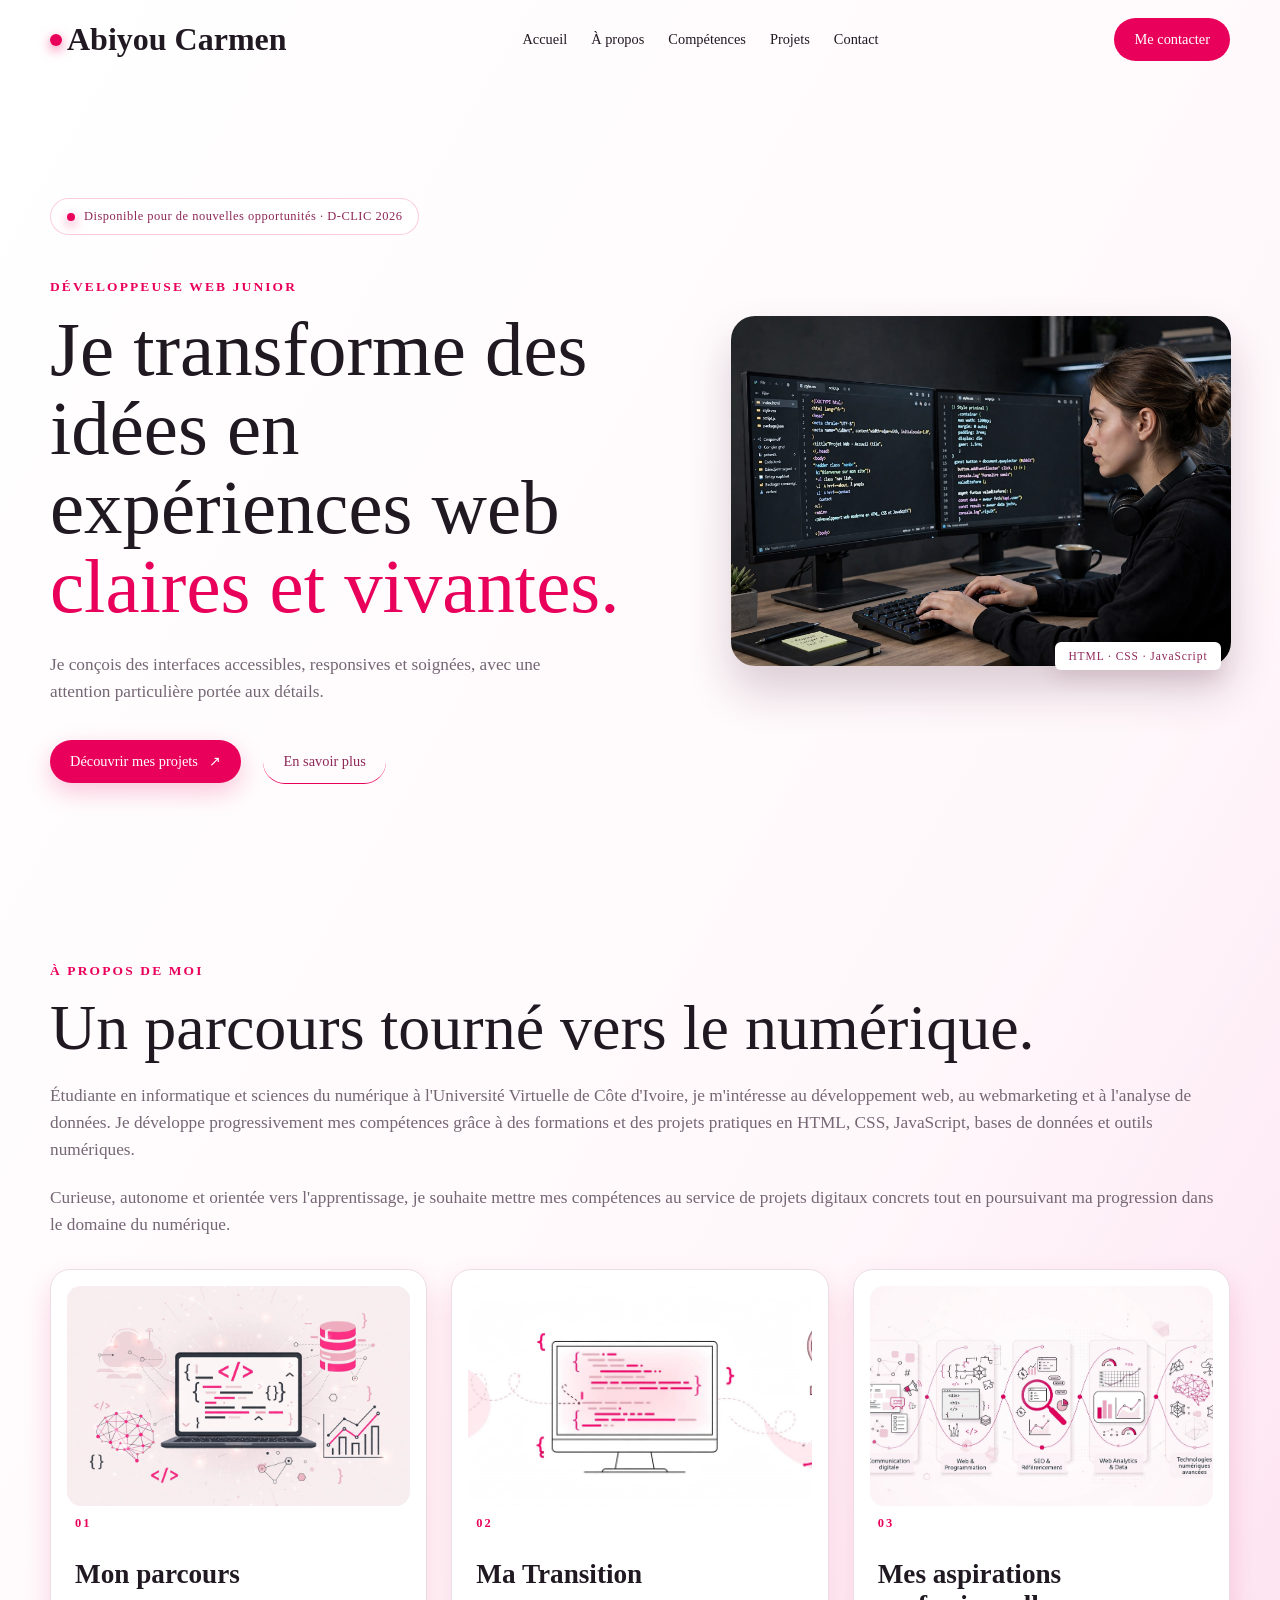
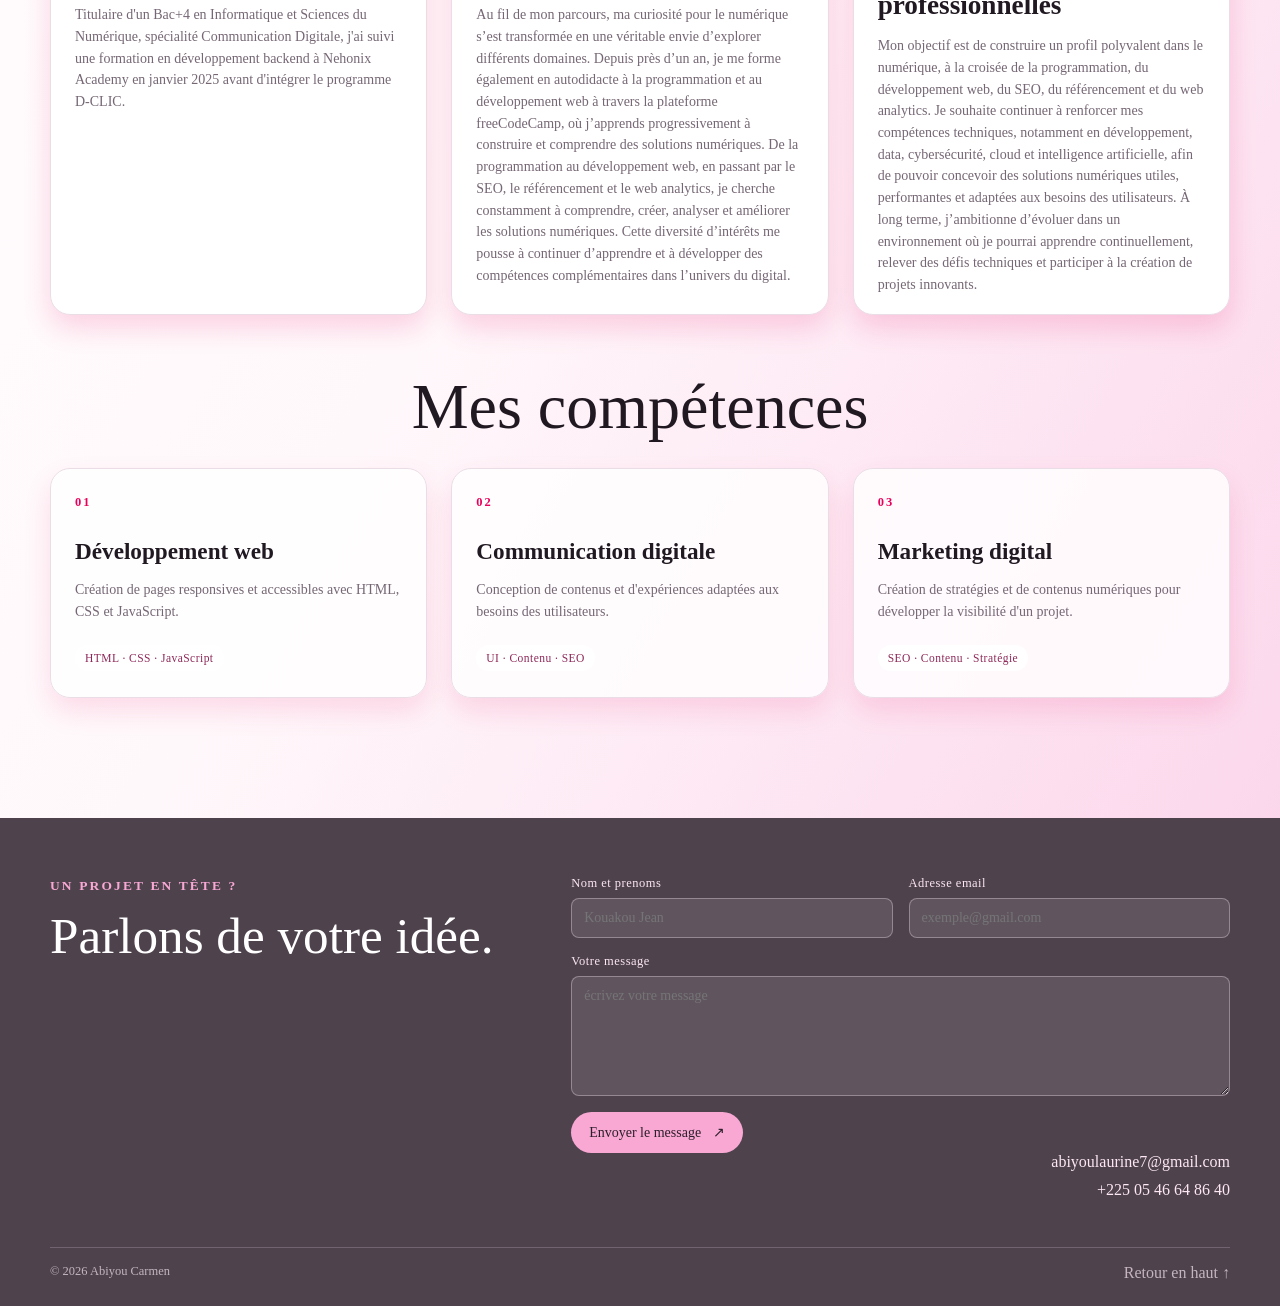
<file: index.html>
<!doctype html>
<html lang="fr"> 
<head>
  <meta charset="utf-8">
  <meta name="viewport" content="width=device-width, initial-scale=1">
  <meta name="description" content="Portfolio professionnel de Laurine Carmen Abiyou, développeuse web junior.">
  <title>Laurine Carmen Abiyou — Portfolio</title>
  <link rel="stylesheet" href="css/style.css">
</head>
<body>
<header class="en-tete">

  <a class="marque" href="#accueil"><span class="pastille1"></span><span class="nom">Abiyou Carmen</span></a>

  <nav aria-label="navigation principale">

    <a href="#accueil">Accueil</a>
    <a href="#apropos">À propos</a>
    <a href="#competences">Compétences</a>
    <a href="projects.html">Projets</a>
    <a href="#contact">Contact</a>
  
  </nav>
  <a class="contact" href="#contact">Me contacter</a>

</header>

<main>
  <section class="accueil" id="accueil">
    <div class="contenu-accueil">
      <div class="badge-disponibilite">
        <span class="pastille2"></span>
        Disponible pour de nouvelles opportunités · D-CLIC 2026
      </div>

      <p class="information">Développeuse web junior</p>
      <h1>Je transforme des idées en expériences web <em>claires et vivantes.</em></h1>
      <p class="texte-accueil">
        Je conçois des interfaces accessibles, responsives et soignées, avec une attention particulière portée aux détails.
      </p>

      <div class="actions-accueil">
        <a class="bouton1" href="projects.html">Découvrir mes projets <span aria-hidden="true">↗</span></a>
        <a class="bouton2" href="#apropos">En savoir plus</a>
      </div>
    </div>

    <div class="visuel-accueil" aria-label="Aperçu d'une développeuse web au travail">
      <img class="image-accueil" src="assets/images/hero-image.png" alt="Développeuse web travaillant sur son ordinateur">
      <div class="etiquette-visuelle">HTML · CSS · JavaScript</div>
    </div>

  </section>

  <section class="a-propos" id="apropos">

    <div class="contenu-a-propos">
      <p class="information">À propos de moi</p>
      <h2 class="titre-a-propos">Un parcours tourné vers le numérique.</h2>
      <p class="texte-a-propos">Étudiante en informatique et sciences du numérique à l'Université Virtuelle de Côte d'Ivoire, je m'intéresse au développement web, au webmarketing et à l'analyse de données. Je développe progressivement mes compétences grâce à des formations et des projets pratiques en HTML, CSS, JavaScript, bases de données et outils numériques.</p>
      <p class="texte-a-propos">Curieuse, autonome et orientée vers l'apprentissage, je souhaite mettre mes compétences au service de projets digitaux concrets tout en poursuivant ma progression dans le domaine du numérique.</p>
    </div>

    <div class="cartes-parcours">

      <article class="carte-parcours">
        <img src="assets/images/image.png" alt="Illustration du parcours dans le numérique" class="image-parcours">
        <div class="contenu-carte-parcours">
          <p class="numero">01</p>
          <h3 class="titre-parcours">Mon parcours</h3>
          <p>Titulaire d'un Bac+4 en Informatique et Sciences du Numérique, spécialité Communication Digitale, j'ai suivi une formation en développement backend à Nehonix Academy en janvier 2025 avant d'intégrer le programme D-CLIC.</p>
        </div>
      </article> 

             <article class="carte-parcours">
        <img src="assets/images/image_20260920_163323.jpg" alt="Illustration du parcours dans le numérique" class="image-parcours">
        <div class="contenu-carte-parcours">
          <p class="numero">02</p>
          <h3 class="titre-parcours">Ma Transition</h3>
          <p>Au fil de mon parcours, ma curiosité pour le numérique s’est transformée en une véritable envie d’explorer différents domaines. Depuis près d’un an, je me forme également en autodidacte à la programmation et au développement web à travers la plateforme freeCodeCamp, où j’apprends progressivement à construire et comprendre des solutions numériques. De la programmation au développement web, en passant par le SEO, le référencement et le web analytics, je cherche constamment à comprendre, créer, analyser et améliorer les solutions numériques. Cette diversité d’intérêts me pousse à continuer d’apprendre et à développer des compétences complémentaires dans l’univers du digital.
</p>
        </div>
      </article> 

       <article class="carte-parcours">
        <img src="assets/images/image_20260920_164904.jpg" alt="evolution dans le numérique" class="image-parcours">
        <div class="contenu-carte-parcours">
          <p class="numero">03</p>
          <h3 class="titre-parcours">Mes aspirations professionnelles</h3>
          <p>Mon objectif est de construire un profil polyvalent dans le numérique, à la croisée de la programmation, du développement web, du SEO, du référencement et du web analytics. Je souhaite continuer à renforcer mes compétences techniques, notamment en développement, data, cybersécurité, cloud et intelligence artificielle, afin de pouvoir concevoir des solutions numériques utiles, performantes et adaptées aux besoins des utilisateurs.

À long terme, j’ambitionne d’évoluer dans un environnement où je pourrai apprendre continuellement, relever des défis techniques et participer à la création de projets innovants.
</p>
        </div>
       </article> 

    <section class="section-competences" id="competences">

     <h2 class="titre-competence">Mes compétences</h2>
      <div class="boites-competences">
        <article class="box-competence1">
          <p class="numero">01</p>
          <h3>Développement web</h3>
          <p>Création de pages responsives et accessibles avec HTML, CSS et JavaScript.</p>
          <span class="etiquette-competence">HTML · CSS · JavaScript</span>
        </article>

        <article class="box-competence2">
          <p class="numero">02</p>
          <h3>Communication digitale</h3>
          <p>Conception de contenus et d'expériences adaptées aux besoins des utilisateurs.</p>
          <span class="etiquette-competence">UI · Contenu · SEO</span>
        </article>

        <article class="box-competence3">
          <p class="numero">03</p>
          <h3>Marketing digital</h3>
          <p>Création de stratégies et de contenus numériques pour développer la visibilité d'un projet.</p>
          <span class="etiquette-competence">SEO · Contenu · Stratégie</span>
        </article>
      </div>

  </section>

    </div>
  </section>

</main>
<footer class="pied-page" id="contact">
  <div class="contenu-pied-page">
    <div>
      <p class="information">Un projet en tête ?</p>
      <h2 class="titre-pied-page">Parlons de votre idée.</h2>
    </div>

   
    <form class="formulaire-contact" action="mailto:abiyoulaurine7@gmail.com" method="post" enctype="text/plain">
      <div class="champs-formulaire">
        <label for="nom">Nom et prenoms</label>
        <input id="nom" name="nom" type="text" autocomplete="name" required placeholder="Kouakou Jean">
      </div>

      <div class="champs-formulaire">
        <label for="email">Adresse email</label>
        <input id="email" name="email" type="email" autocomplete="email" required placeholder="exemple@gmail.com">
      </div>

      <div class="champs-formulaire champs-large">
        <label for="message">Votre message</label>
        <textarea id="message" name="message" rows="5" required placeholder="écrivez votre message"></textarea>
      </div>

      <button class="bouton-formulaire" type="submit">Envoyer le message <span aria-hidden="true">↗</span></button>
    </form>
  </div>

  <address class="coordonnees">
    <a href="mailto:abiyoulaurine7@gmail.com">abiyoulaurine7@gmail.com</a>
    <a href="tel:+2250546648640">+225 05 46 64 86 40</a>
  </address>

  <p class="etat-formulaire" role="status" aria-live="polite"></p>

  <div class="bas-pied-page">
    <span>© 2026 Abiyou Carmen</span>
    <a href="#accueil">Retour en haut ↑</a>
  </div>
</footer>
<script src="js/app.js" defer></script>
</body>
</file>
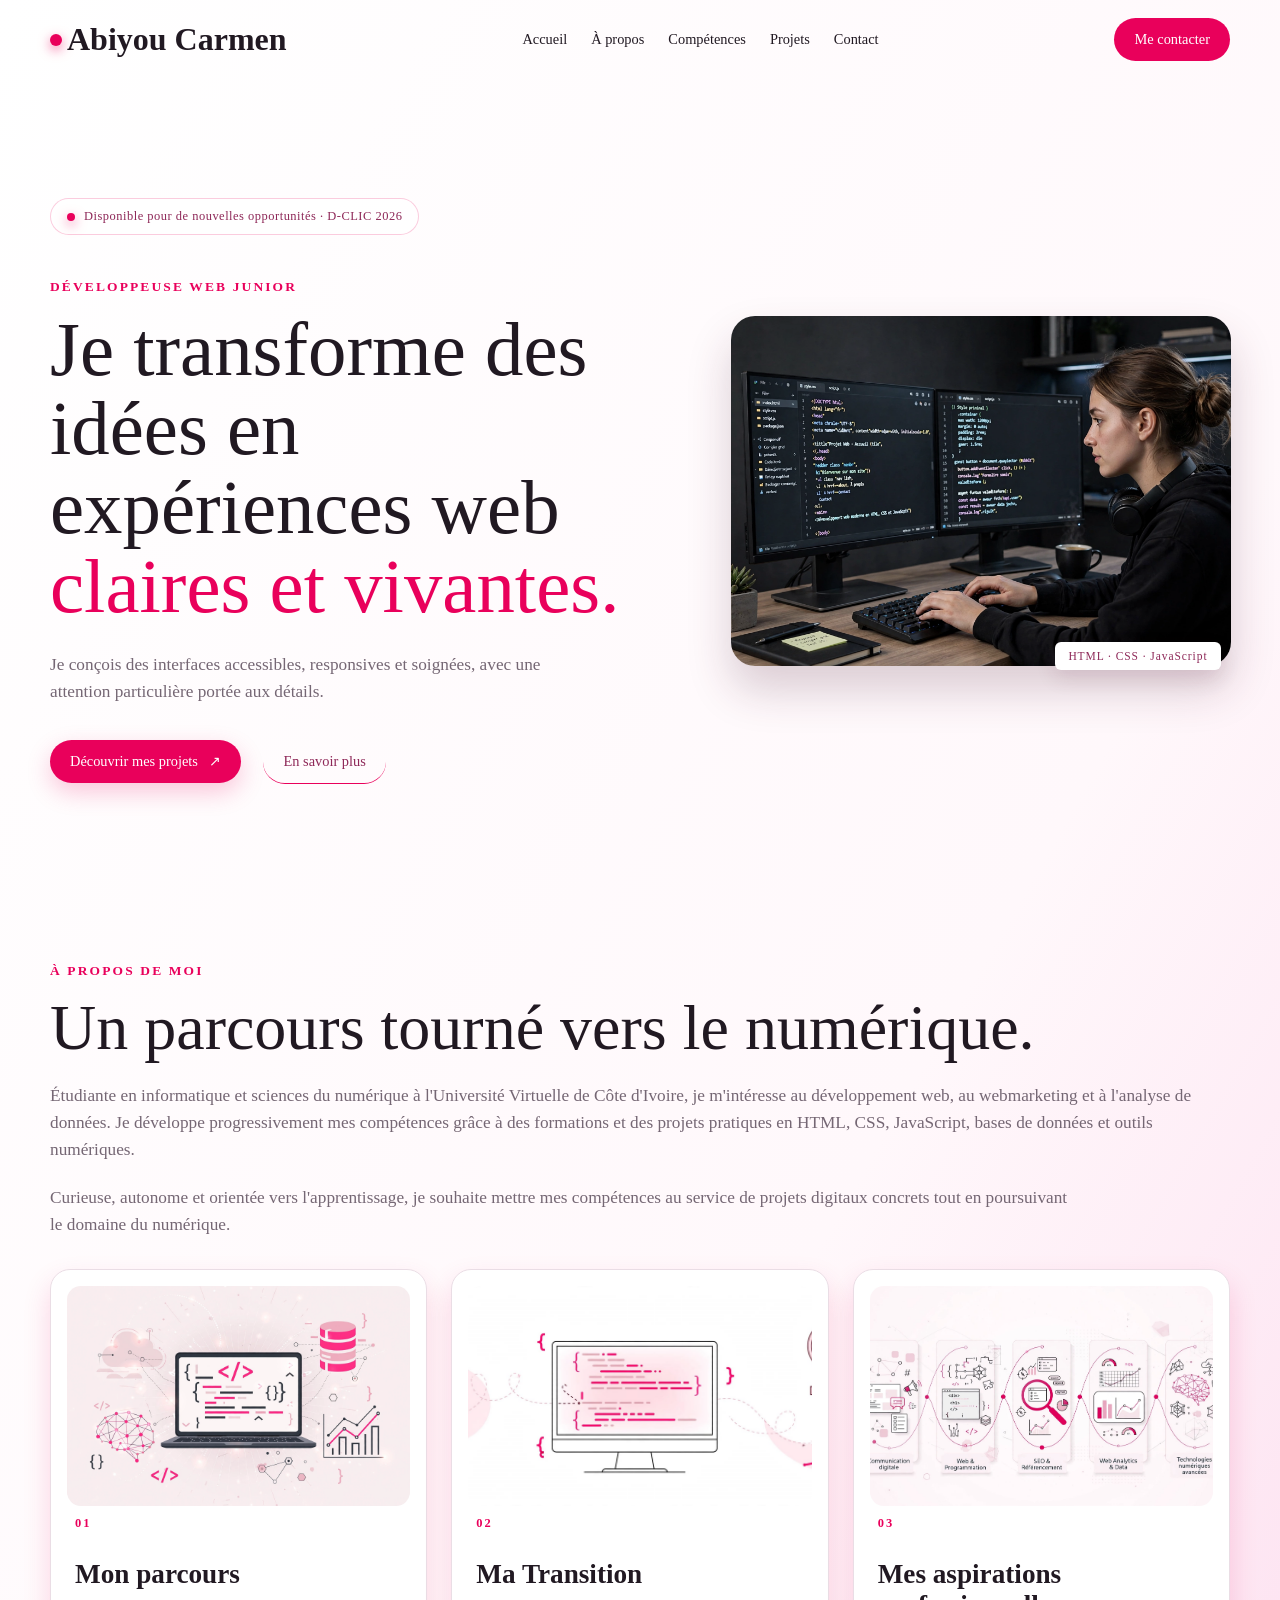
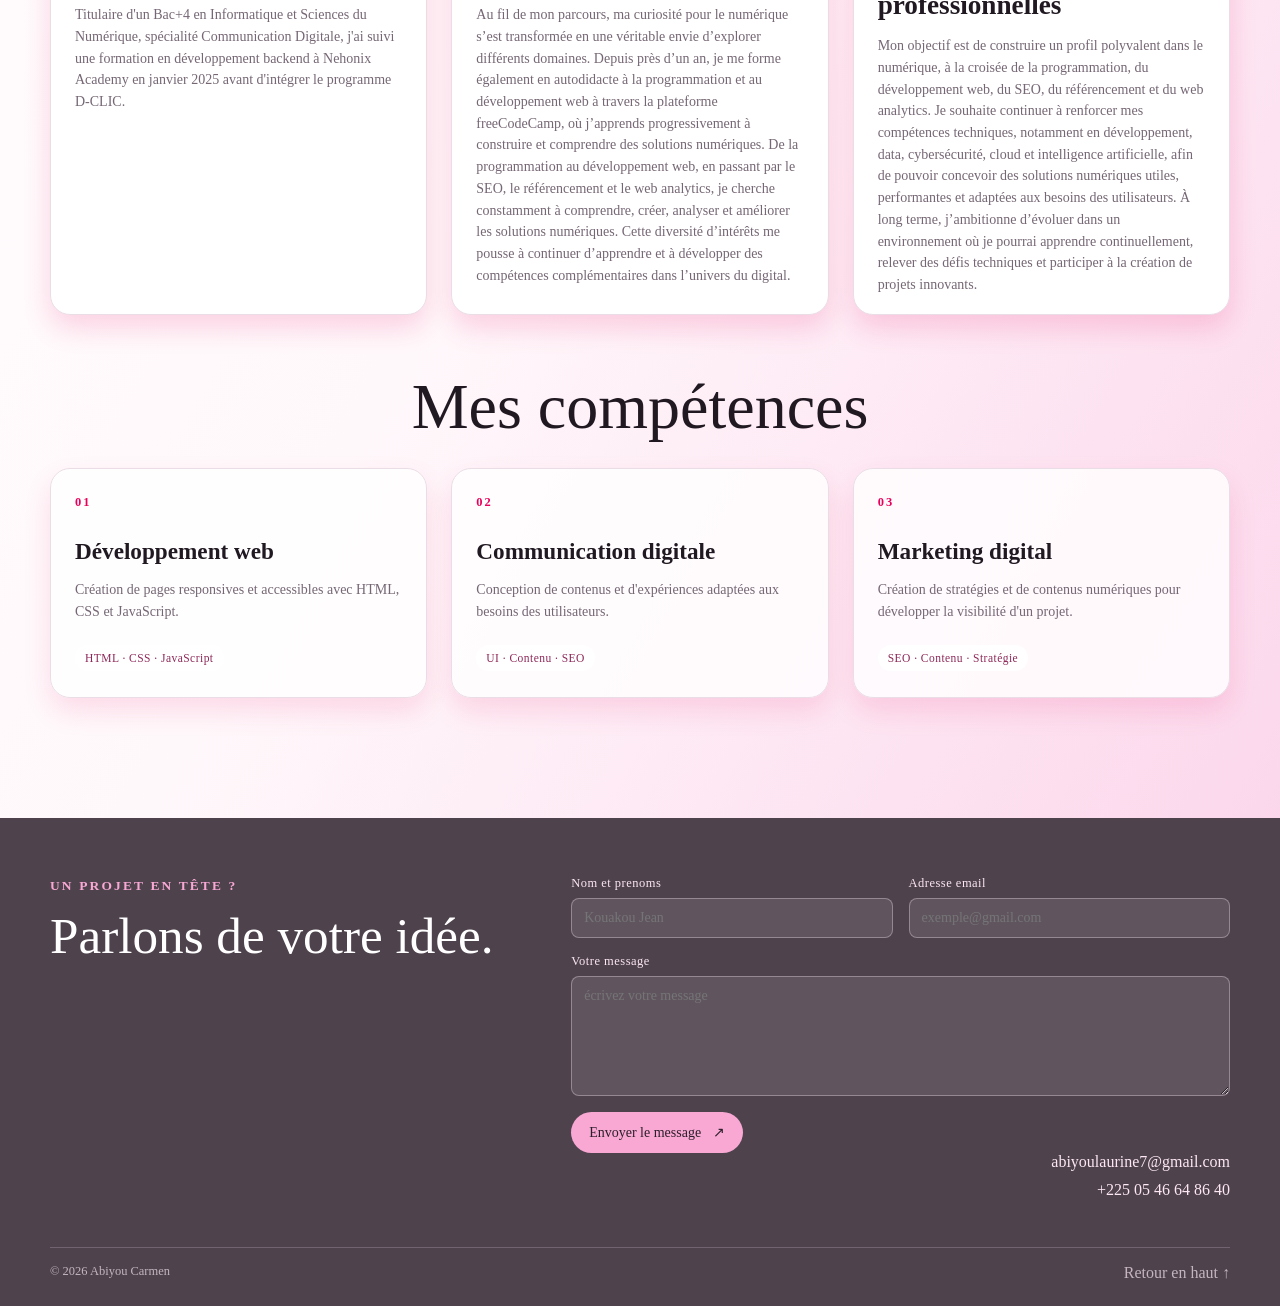
<file: site/index.html>
<!doctype html>
<html lang="fr"> 
<head>
  <meta charset="utf-8">
  <meta name="viewport" content="width=device-width, initial-scale=1">
  <meta name="description" content="Portfolio professionnel de Laurine Carmen Abiyou, développeuse web junior.">
  <title>Laurine Carmen Abiyou — Portfolio</title>
  <link rel="stylesheet" href="css/style.css">
</head>
<body>
<header class="en-tete">

  <a class="marque" href="#accueil"><span class="pastille1"></span><span class="nom">Abiyou Carmen</span></a>

  <nav aria-label="navigation principale">

    <a href="#accueil">Accueil</a>
    <a href="#apropos">À propos</a>
    <a href="#competences">Compétences</a>
    <a href="projects.html">Projets</a>
    <a href="#contact">Contact</a>
  
  </nav>
  <a class="contact" href="#contact">Me contacter</a>

</header>

<main>
  <section class="accueil" id="accueil">
    <div class="contenu-accueil">
      <div class="badge-disponibilite">
        <span class="pastille2"></span>
        Disponible pour de nouvelles opportunités · D-CLIC 2026
      </div>

      <p class="information">Développeuse web junior</p>
      <h1>Je transforme des idées en expériences web <em>claires et vivantes.</em></h1>
      <p class="texte-accueil">
        Je conçois des interfaces accessibles, responsives et soignées, avec une attention particulière portée aux détails.
      </p>

      <div class="actions-accueil">
        <a class="bouton1" href="projects.html">Découvrir mes projets <span aria-hidden="true">↗</span></a>
        <a class="bouton2" href="#apropos">En savoir plus</a>
      </div>
    </div>

    <div class="visuel-accueil" aria-label="Aperçu d'une développeuse web au travail">
      <img class="image-accueil" src="assets/images/image%20copy.png" alt="Développeuse web travaillant sur son ordinateur">
      <div class="etiquette-visuelle">HTML · CSS · JavaScript</div>
    </div>

  </section>

  <section class="a-propos" id="apropos">

    <div class="contenu-a-propos">
      <p class="information">À propos de moi</p>
      <h2 class="titre-a-propos">Un parcours tourné vers le numérique.</h2>
      <p class="texte-a-propos">Étudiante en informatique et sciences du numérique à l'Université Virtuelle de Côte d'Ivoire, je m'intéresse au développement web, au webmarketing et à l'analyse de données. Je développe progressivement mes compétences grâce à des formations et des projets pratiques en HTML, CSS, JavaScript, bases de données et outils numériques.</p>
      <p class="texte-a-propos">Curieuse, autonome et orientée vers l'apprentissage, je souhaite mettre mes compétences au service de projets digitaux concrets tout en poursuivant ma progression dans le domaine du numérique.</p>
    </div>

    <div class="cartes-parcours">

      <article class="carte-parcours">
        <img src="assets/images/image.png" alt="Illustration du parcours dans le numérique" class="image-parcours">
        <div class="contenu-carte-parcours">
          <p class="numero">01</p>
          <h3 class="titre-parcours">Mon parcours</h3>
          <p>Titulaire d'un Bac+4 en Informatique et Sciences du Numérique, spécialité Communication Digitale, j'ai suivi une formation en développement backend à Nehonix Academy en janvier 2025 avant d'intégrer le programme D-CLIC.</p>
        </div>
      </article> 

             <article class="carte-parcours">
        <img src="assets/images/image_20260920_163323.jpg" alt="Illustration du parcours dans le numérique" class="image-parcours">
        <div class="contenu-carte-parcours">
          <p class="numero">02</p>
          <h3 class="titre-parcours">Ma Transition</h3>
          <p>Au fil de mon parcours, ma curiosité pour le numérique s’est transformée en une véritable envie d’explorer différents domaines. Depuis près d’un an, je me forme également en autodidacte à la programmation et au développement web à travers la plateforme freeCodeCamp, où j’apprends progressivement à construire et comprendre des solutions numériques. De la programmation au développement web, en passant par le SEO, le référencement et le web analytics, je cherche constamment à comprendre, créer, analyser et améliorer les solutions numériques. Cette diversité d’intérêts me pousse à continuer d’apprendre et à développer des compétences complémentaires dans l’univers du digital.
</p>
        </div>
      </article> 

       <article class="carte-parcours">
        <img src="assets/images/image_20260920_164904.jpg" alt="evolution dans le numérique" class="image-parcours">
        <div class="contenu-carte-parcours">
          <p class="numero">03</p>
          <h3 class="titre-parcours">Mes aspirations professionnelles</h3>
          <p>Mon objectif est de construire un profil polyvalent dans le numérique, à la croisée de la programmation, du développement web, du SEO, du référencement et du web analytics. Je souhaite continuer à renforcer mes compétences techniques, notamment en développement, data, cybersécurité, cloud et intelligence artificielle, afin de pouvoir concevoir des solutions numériques utiles, performantes et adaptées aux besoins des utilisateurs.

À long terme, j’ambitionne d’évoluer dans un environnement où je pourrai apprendre continuellement, relever des défis techniques et participer à la création de projets innovants.
</p>
        </div>
       </article> 

    <section class="section-competences" id="competences">

     <h2 class="titre-competence">Mes compétences</h2>
      <div class="boites-competences">
        <article class="box-competence1">
          <p class="numero">01</p>
          <h3>Développement web</h3>
          <p>Création de pages responsives et accessibles avec HTML, CSS et JavaScript.</p>
          <span class="etiquette-competence">HTML · CSS · JavaScript</span>
        </article>

        <article class="box-competence2">
          <p class="numero">02</p>
          <h3>Communication digitale</h3>
          <p>Conception de contenus et d'expériences adaptées aux besoins des utilisateurs.</p>
          <span class="etiquette-competence">UI · Contenu · SEO</span>
        </article>

        <article class="box-competence3">
          <p class="numero">03</p>
          <h3>Marketing digital</h3>
          <p>Création de stratégies et de contenus numériques pour développer la visibilité d'un projet.</p>
          <span class="etiquette-competence">SEO · Contenu · Stratégie</span>
        </article>
      </div>

  </section>

    </div>
  </section>

</main>
<footer class="pied-page" id="contact">
  <div class="contenu-pied-page">
    <div>
      <p class="information">Un projet en tête ?</p>
      <h2 class="titre-pied-page">Parlons de votre idée.</h2>
    </div>

   
    <form class="formulaire-contact" action="mailto:abiyoulaurine7@gmail.com" method="post" enctype="text/plain">
      <div class="champs-formulaire">
        <label for="nom">Nom et prenoms</label>
        <input id="nom" name="nom" type="text" autocomplete="name" required placeholder="Kouakou Jean">
      </div>

      <div class="champs-formulaire">
        <label for="email">Adresse email</label>
        <input id="email" name="email" type="email" autocomplete="email" required placeholder="exemple@gmail.com">
      </div>

      <div class="champs-formulaire champs-large">
        <label for="message">Votre message</label>
        <textarea id="message" name="message" rows="5" required placeholder="écrivez votre message"></textarea>
      </div>

      <button class="bouton-formulaire" type="submit">Envoyer le message <span aria-hidden="true">↗</span></button>
    </form>
  </div>

  <address class="coordonnees">
    <a href="mailto:abiyoulaurine7@gmail.com">abiyoulaurine7@gmail.com</a>
    <a href="tel:+2250546648640">+225 05 46 64 86 40</a>
  </address>

  <p class="etat-formulaire" role="status" aria-live="polite"></p>

  <div class="bas-pied-page">
    <span>© 2026 Abiyou Carmen</span>
    <a href="#accueil">Retour en haut ↑</a>
  </div>
</footer>
<script src="js/app.js" defer></script>
</body>
</file>
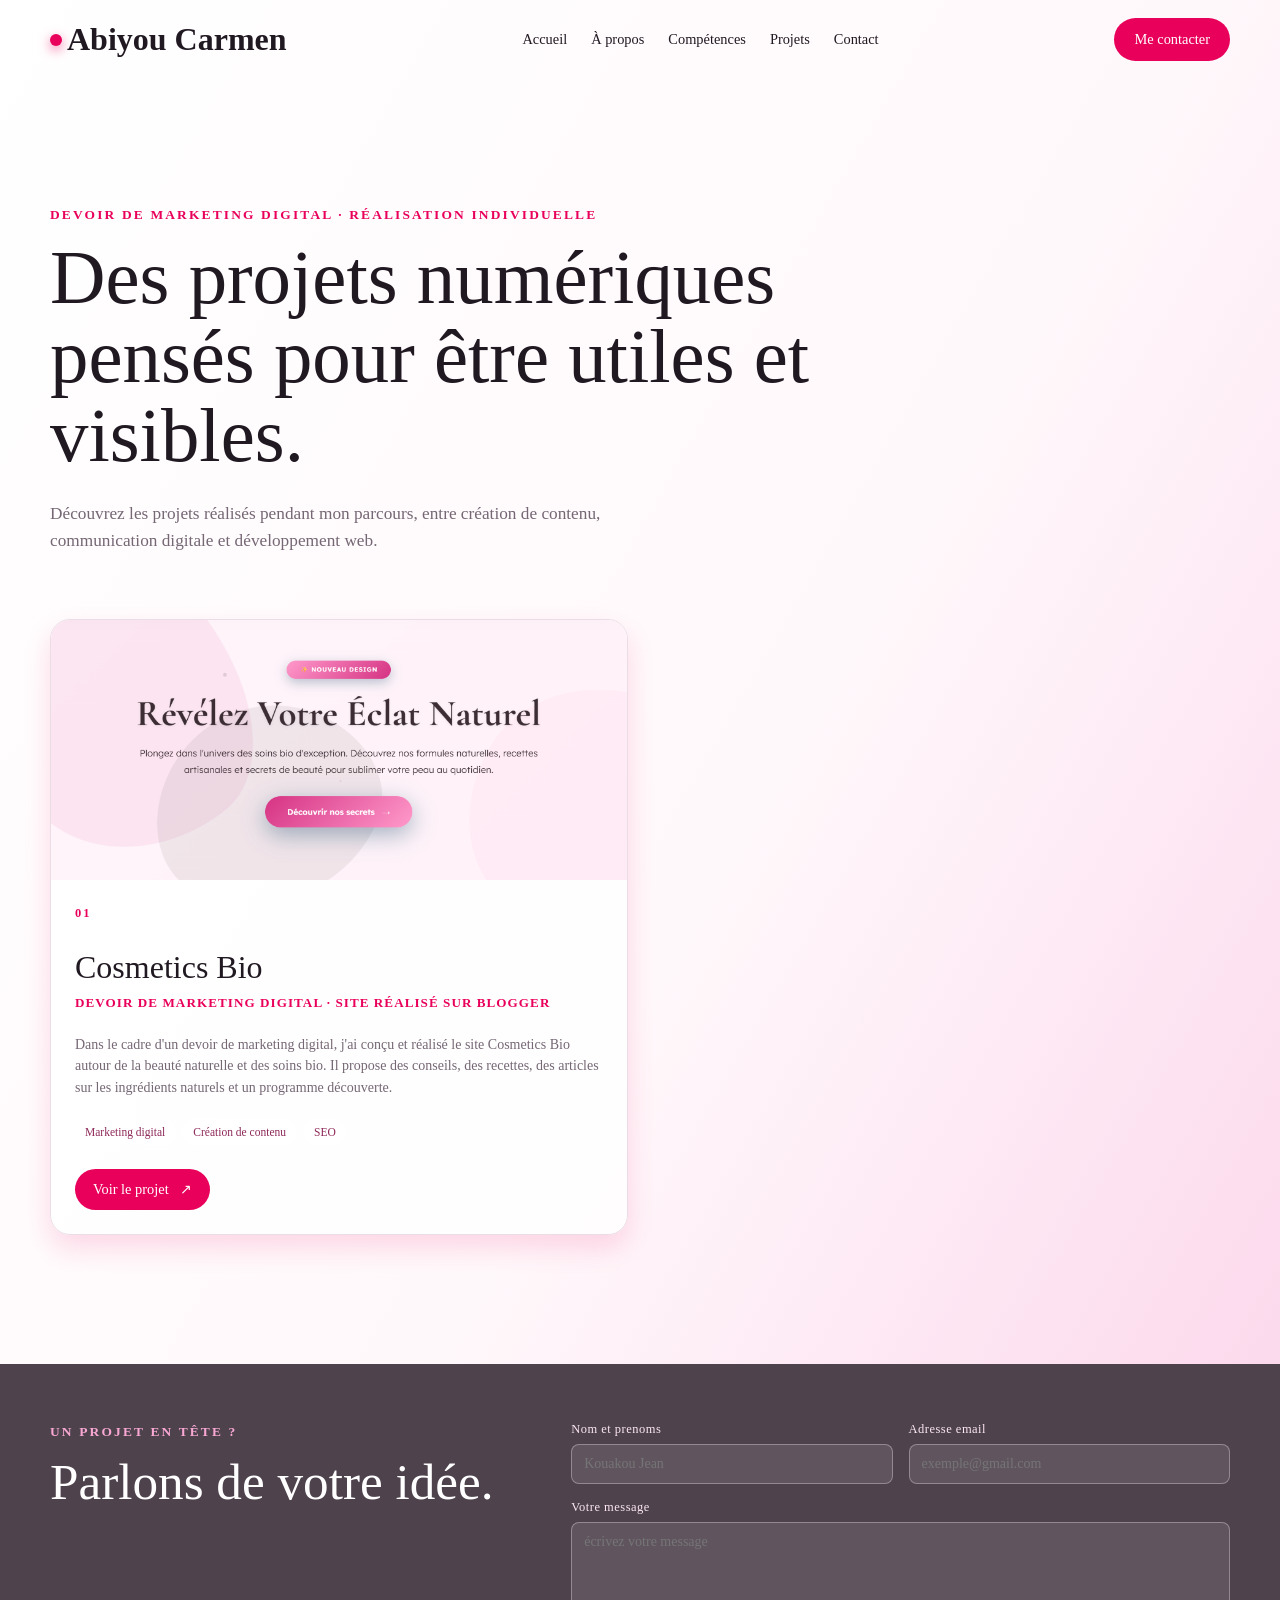
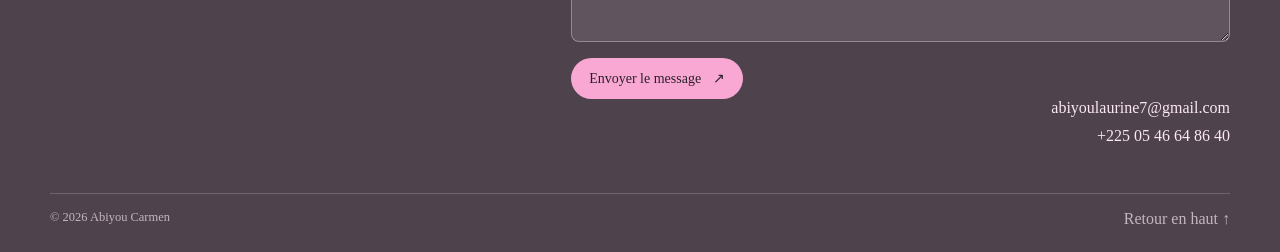
<file: projects.html>
<!doctype html>
<html lang="fr"> 
<head>
  <meta charset="utf-8">
  <meta name="viewport" content="width=device-width, initial-scale=1">
  <meta name="description" content="Portfolio professionnel de Laurine Carmen Abiyou, développeuse web junior.">
  <title>Laurine Carmen Abiyou — Portfolio</title>
  <link rel="stylesheet" href="css/style.css">
</head>
<body>
<header class="en-tete">

  <a class="marque" href="#accueil"><span class="pastille1"></span><span class="nom">Abiyou Carmen</span></a>

  <nav aria-label="navigation principale">

    <a href="index.html#accueil">Accueil</a>
    <a href="index.html#apropos">À propos</a>
    <a href="index.html#competences">Compétences</a>
    <a href="projects.html">Projets</a>
    <a href="index.html#contact">Contact</a>
  
  </nav>
  <a class="contact" href="#contact">Me contacter</a>

</header>

<main class="page-projets">
  <section class="introduction-projets">
    <p class="information">Devoir de marketing digital · Réalisation individuelle</p>
    <h1 class="titre-projets">Des projets numériques pensés pour être utiles et visibles.</h1>
    <p class="texte-projets">Découvrez les projets réalisés pendant mon parcours, entre création de contenu, communication digitale et développement web.</p>
  </section>

  <section class="grille-projets" aria-label="Liste des projets">
    <article class="fiche-projet">
      <img class="image-projet" src="assets/images/projet-cosmetics-bio.png" alt="Univers de la cosmétique naturelle">
      <div class="contenu-projet">
        <p class="numero">01</p>
        <h2>Cosmetics Bio</h2>
        <p class="type-projet">Devoir de marketing digital · Site réalisé sur Blogger</p>
        <p>Dans le cadre d'un devoir de marketing digital, j'ai conçu et réalisé le site Cosmetics Bio autour de la beauté naturelle et des soins bio. Il propose des conseils, des recettes, des articles sur les ingrédients naturels et un programme découverte.</p>
        <div class="etiquettes-projet">
          <span>Marketing digital</span>
          <span>Création de contenu</span>
          <span>SEO</span>
        </div>
        <a class="bouton-projet" href="https://cosmeticsbioci.blogspot.com/" target="_blank" rel="noopener noreferrer">Voir le projet <span aria-hidden="true">↗</span></a>
      </div>
    </article>
  </section>
</main>

<footer class="pied-page" id="contact">
  <div class="contenu-pied-page">
    <div>
      <p class="information">Un projet en tête ?</p>
      <h2 class="titre-pied-page">Parlons de votre idée.</h2>
    </div>

    <form class="formulaire-contact" action="mailto:abiyoulaurine7@gmail.com" method="post" enctype="text/plain">
      <div class="champs-formulaire">
        <label for="nom">Nom et prenoms</label>
        <input id="nom" name="nom" type="text" autocomplete="name" required placeholder="Kouakou Jean">
      </div>

      <div class="champs-formulaire">
        <label for="email">Adresse email</label>
        <input id="email" name="email" type="email" autocomplete="email" required placeholder="exemple@gmail.com">
      </div>

      <div class="champs-formulaire champs-large">
        <label for="message">Votre message</label>
        <textarea id="message" name="message" rows="5" required placeholder="écrivez votre message"></textarea>
      </div>

      <button class="bouton-formulaire" type="submit">Envoyer le message <span aria-hidden="true">↗</span></button>
    </form>
  </div>

  <address class="coordonnees">
    <a href="mailto:abiyoulaurine7@gmail.com">abiyoulaurine7@gmail.com</a>
    <a href="tel:+2250546648640">+225 05 46 64 86 40</a>
  </address>

  <p class="etat-formulaire" role="status" aria-live="polite"></p>

  <div class="bas-pied-page">
    <span>© 2026 Abiyou Carmen</span>
    <a href="#accueil">Retour en haut ↑</a>
  </div>
</footer>
<script src="js/app.js" defer></script>
</body>
</html>
</file>
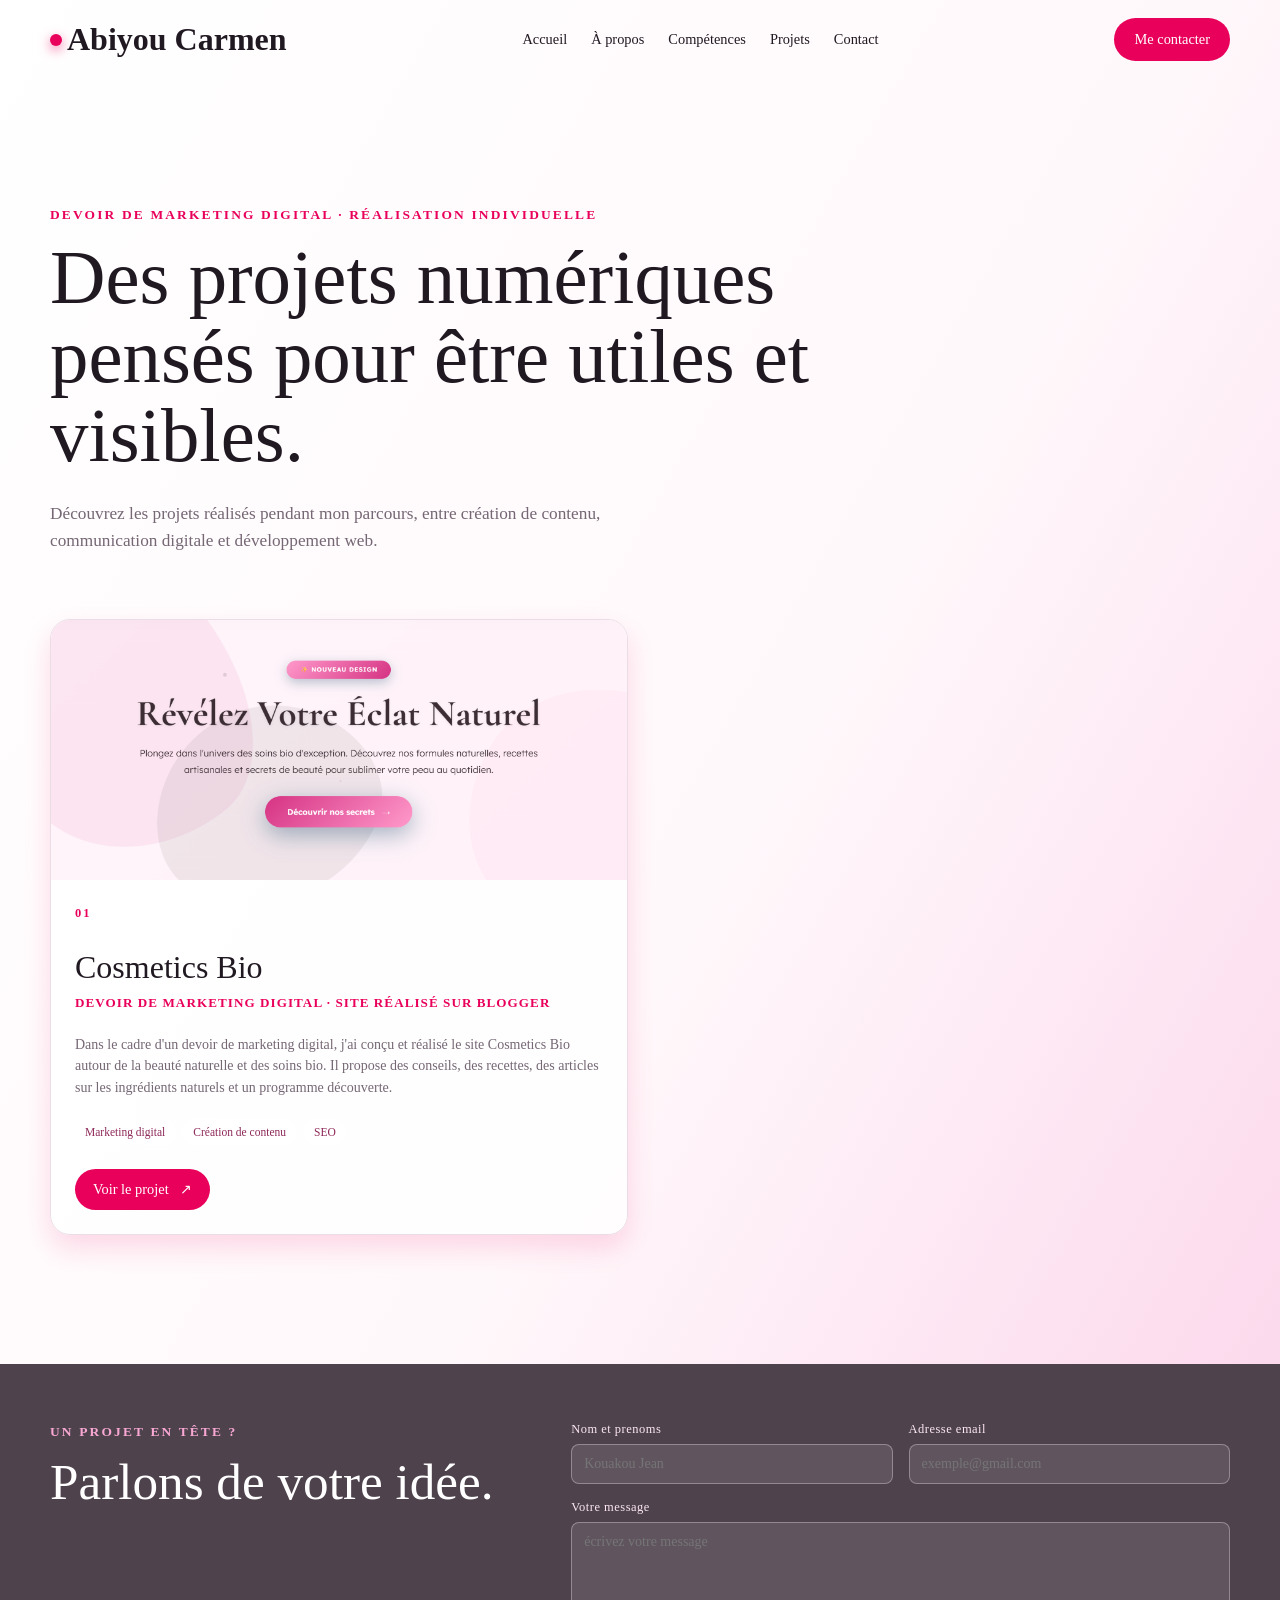
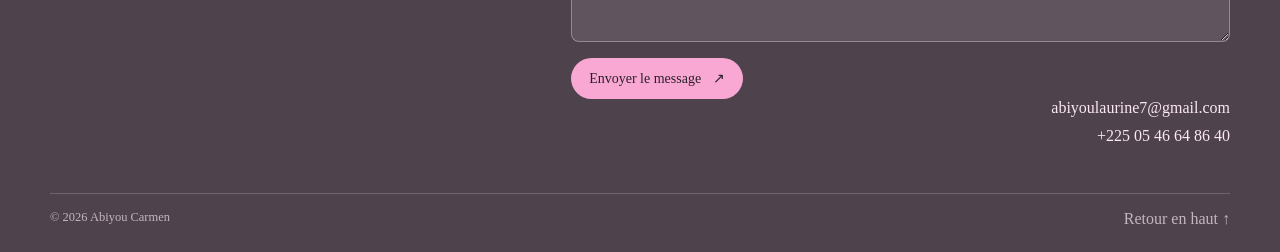
<file: site/projects.html>
<!doctype html>
<html lang="fr"> 
<head>
  <meta charset="utf-8">
  <meta name="viewport" content="width=device-width, initial-scale=1">
  <meta name="description" content="Portfolio professionnel de Laurine Carmen Abiyou, développeuse web junior.">
  <title>Laurine Carmen Abiyou — Portfolio</title>
  <link rel="stylesheet" href="css/style.css">
</head>
<body>
<header class="en-tete">

  <a class="marque" href="#accueil"><span class="pastille1"></span><span class="nom">Abiyou Carmen</span></a>

  <nav aria-label="navigation principale">

    <a href="index.html#accueil">Accueil</a>
    <a href="index.html#apropos">À propos</a>
    <a href="index.html#competences">Compétences</a>
    <a href="projects.html">Projets</a>
    <a href="index.html#contact">Contact</a>
  
  </nav>
  <a class="contact" href="#contact">Me contacter</a>

</header>

<main class="page-projets">
  <section class="introduction-projets">
    <p class="information">Devoir de marketing digital · Réalisation individuelle</p>
    <h1 class="titre-projets">Des projets numériques pensés pour être utiles et visibles.</h1>
    <p class="texte-projets">Découvrez les projets réalisés pendant mon parcours, entre création de contenu, communication digitale et développement web.</p>
  </section>

  <section class="grille-projets" aria-label="Liste des projets">
    <article class="fiche-projet">
      <img class="image-projet" src="assets/images/Capture%20d%27%C3%A9cran%202026-09-20%20182903.png" alt="Univers de la cosmétique naturelle">
      <div class="contenu-projet">
        <p class="numero">01</p>
        <h2>Cosmetics Bio</h2>
        <p class="type-projet">Devoir de marketing digital · Site réalisé sur Blogger</p>
        <p>Dans le cadre d'un devoir de marketing digital, j'ai conçu et réalisé le site Cosmetics Bio autour de la beauté naturelle et des soins bio. Il propose des conseils, des recettes, des articles sur les ingrédients naturels et un programme découverte.</p>
        <div class="etiquettes-projet">
          <span>Marketing digital</span>
          <span>Création de contenu</span>
          <span>SEO</span>
        </div>
        <a class="bouton-projet" href="https://cosmeticsbioci.blogspot.com/" target="_blank" rel="noopener noreferrer">Voir le projet <span aria-hidden="true">↗</span></a>
      </div>
    </article>
  </section>
</main>

<footer class="pied-page" id="contact">
  <div class="contenu-pied-page">
    <div>
      <p class="information">Un projet en tête ?</p>
      <h2 class="titre-pied-page">Parlons de votre idée.</h2>
    </div>

    <form class="formulaire-contact" action="mailto:abiyoulaurine7@gmail.com" method="post" enctype="text/plain">
      <div class="champs-formulaire">
        <label for="nom">Nom et prenoms</label>
        <input id="nom" name="nom" type="text" autocomplete="name" required placeholder="Kouakou Jean">
      </div>

      <div class="champs-formulaire">
        <label for="email">Adresse email</label>
        <input id="email" name="email" type="email" autocomplete="email" required placeholder="exemple@gmail.com">
      </div>

      <div class="champs-formulaire champs-large">
        <label for="message">Votre message</label>
        <textarea id="message" name="message" rows="5" required placeholder="écrivez votre message"></textarea>
      </div>

      <button class="bouton-formulaire" type="submit">Envoyer le message <span aria-hidden="true">↗</span></button>
    </form>
  </div>

  <address class="coordonnees">
    <a href="mailto:abiyoulaurine7@gmail.com">abiyoulaurine7@gmail.com</a>
    <a href="tel:+2250546648640">+225 05 46 64 86 40</a>
  </address>

  <p class="etat-formulaire" role="status" aria-live="polite"></p>

  <div class="bas-pied-page">
    <span>© 2026 Abiyou Carmen</span>
    <a href="#accueil">Retour en haut ↑</a>
  </div>
</footer>
<script src="js/app.js" defer></script>
</body>
</html>
</file>
<file: css/style.css>
:root { --ink:#211922; 
	--muted:#756774; 
	--pink:#e9005b; 
	--soft:#fff8fb; 
	--line:#eadde5;
 }

* { box-sizing:border-box; }

html { 
	
	scroll-behavior:smooth; }

body { 
	margin:0;
	 background:linear-gradient(120deg, #fff 0%, #fff8fb 52%, #fbcfe8 100%);
	 color:var(--ink); 
	 font-family:Georgia, 'Times New Roman', serif;
	 font-size:14px; 
	 min-height:100vh;
}

p { color:var(--muted); 
	line-height:1.55; }

a { color:inherit; 
	text-decoration:none;
      font-size: 1rem;  

}

.nom{
	font-size: 2rem;
}

	.pastille1, .pastille2{
	padding:6px;
	background-color: var(--pink);
	border-radius: 50%;
	align-self: center;
	box-shadow:  0 4px 12px rgba(233, 0, 91, 0.55);
	}

	.marque{
		display: flex;
		gap:5px;
		align-items:center;
		font-size:1rem;
		font-weight:bold;
	}

	.en-tete{
		width:min(1180px, calc(100% - 80px));
		min-height:60px;
		margin:0 auto;
		padding:18px 0;
		display:flex;
		align-items:center;
		justify-content:space-between;
		gap:28px;
	}

	nav{
		display:flex;
		align-items:center;
		justify-content:center;
		gap:24px;
		flex:1;
	}

	nav a{
		font-size:.9rem;
		transition:color .2s ease;
	}

	nav a:hover{ color:#be185d; }

	.contact{
		padding:11px 17px;
		border-radius:999px;
		background:var(--pink);
		color:#fff;
		font-size:.88rem;
		white-space:nowrap;
		transition:transform .2s ease, box-shadow .2s ease;
	}

	.contact:hover{
		box-shadow: 0 4px 12px rgba(233, 0, 91, 0.55);
		transform:translateY(-5px);
	}

	.accueil{
		width:min(1180px, calc(100% - 80px));
		min-height:calc(100vh - 60px);
		margin:0 auto;
		padding:84px 0 100px;
		display:grid;
		grid-template-columns:minmax(0, 1.1fr) minmax(340px, .9fr);
		align-items:center;
		gap:70px;
	}

	.contenu-accueil{ max-width:680px; }

	.badge-disponibilite{
		width:fit-content;
		max-width:100%;
		padding:10px 16px;
		display:flex;
		align-items:center;
		gap:9px;
		border:1px solid rgba(233, 0, 91, .2);
		border-radius:999px;
		background:rgba(255, 255, 255, .68);
		color:#8e2858;
		font-size:.78rem;
		letter-spacing:.04em;
		animation:rise-in .7s ease both;
	}

	.badge-disponibilite .pastille2{ padding:4px; }

	.information{
		margin:42px 0 12px;
		color:var(--pink);
		font-size:.84rem;
		font-weight:bold;
		letter-spacing:.16em;
		text-transform:uppercase;
	}

	h1{
		max-width:680px;
		margin:0;
		font-size:clamp(2.8rem, 6vw, 5.7rem);
		font-weight:400;
		line-height:1.03;
		letter-spacing:0;
		animation:rise-in .8s .12s ease both;
	}

	h1 em{ color:var(--pink); 
		
		font-style:normal; }

	.texte-accueil{
		max-width:520px;
		margin:26px 0 0;
		font-size:1.08rem;
		animation:rise-in .8s .24s ease both;
	}

	.actions-accueil{
		margin-top:34px;
		display:flex;
		align-items:center;
		gap:22px;
		animation:rise-in .8s .36s ease both;
	}

	.bouton1, .bouton2, .contact{
		padding:13px 20px;
		border-radius:999px;
		font-size:.9rem;
		transition:transform .2s ease, box-shadow .2s ease, background .2s ease;
	}

	.bouton1{ background:var(--pink); color:white; box-shadow:0 9px 25px rgba(233, 0, 91, .22); }
	.bouton1 span{ margin-left:8px; }
	.bouton1:hover{ transform:translateY(-3px); box-shadow:0 13px 28px rgba(233, 0, 91, .3); }
	.bouton2{ border-bottom:1px solid var(--pink); color:#8e2858; }
	.bouton2:hover{ background:rgba(246, 179, 179, 0.7); }

	.visuel-accueil{
		position:relative;
		min-height:390px;
		display:grid;
		place-items:center;
		isolation:isolate;
		animation:float-in 1s .25s ease both;
	}

	.visuel-decoration{
		position:absolute;
		border:1px solid rgba(233, 0, 91, .22);
		border-radius:50%;
		transform:rotate(-24deg);
	}
	.orbite1{ width:360px; height:220px; }
	.orbite2{ width:270px; height:330px; transform:rotate(34deg); }
	.image-accueil{
		position:absolute;
		inset:20px 0;
		width:100%;
		height:350px;
		object-fit:cover;
		border-radius:24px;
		box-shadow:0 24px 45px rgba(82, 24, 52, .2);
		filter:saturate(.8);
	}

	.carte-code{
		position:relative;
		z-index:1;
		width:min(100%, 360px);
		padding:25px 28px;
		border:1px solid rgba(255,255,255,.7);
		border-radius:18px;
		background:#2b1f2a;
		box-shadow:0 24px 45px rgba(82, 24, 52, .2);
		color:#fce7f3;
		font-family:Consolas, monospace;
		font-size:.9rem;
		line-height:1.9;
		transform:rotate(3deg);
	}
	.carte-code p{ margin:0; color:inherit; }
	.haut-carte-code{ display:flex; gap:6px; margin-bottom:18px; }
	.haut-carte-code span{ width:8px; height:8px; border-radius:50%; background:#fb7185; }
	.haut-carte-code span:nth-child(2){ background:#f9a8d4; }
	.haut-carte-code span:nth-child(3){ background:#fda4af; }
	.code-rose{ color:#f9a8d4; }
	.code-attenue{ color:#c4b5c0; }
	.code-blanc{ color:#fff; }
	.code-indentation{ padding-left:22px; }
	.etiquette-visuelle{
		position:absolute;
		right:2%; 
		bottom:4%;
		padding:8px 13px;
		border-radius:6px;
		background:#fff;
		box-shadow:0 8px 20px rgba(82, 24, 52, .12);
		color:#8e2858;
		font-size:.72rem;
		letter-spacing:.08em;
	}

	@keyframes rise-in{ from{opacity:0; transform:translateY(18px);} to{opacity:1; transform:translateY(0);} }
	@keyframes float-in{ from{opacity:0; transform:translateY(24px) scale(.96);} to{opacity:1; transform:translateY(0) scale(1);} }

	@media (max-width: 760px){
		.en-tete{ width:calc(100% - 40px); height:auto; min-height:60px; padding:18px 0; flex-wrap:wrap; gap:16px; }
		nav{ order:3; width:100%; justify-content:space-between; gap:8px; overflow-x:auto; }
		nav a{ font-size:.82rem; white-space:nowrap; }
		.contact{ padding:8px 12px; font-size:.85rem; }
		.accueil{ width:min(100% - 40px, 580px); min-height:auto; padding:62px 0 80px; grid-template-columns:1fr; gap:52px; }
		h1{ font-size:clamp(2.8rem, 13vw, 4.4rem); }
		.visuel-accueil{ min-height:330px; }
		.image-accueil{ height:300px; }
		.orbite1{ width:300px; height:190px; }
		.orbite2{ width:230px; height:290px; }
	}

	@media (max-width: 430px){
		.marque{ font-size:.9rem; }
		.badge-disponibilite{ font-size:.68rem; }
		.actions-accueil{ align-items:flex-start; flex-direction:column; gap:16px; }
		.carte-code{ padding:22px; font-size:.78rem; }
	}

	.a-propos{
		width:min(1180px, calc(100% - 80px));
		margin:0 auto;
		padding:42px 0 100px;
		display:block;
	}

	.contenu-a-propos{ width:100%; }
	.a-propos .information{
		margin:0 0 12px;
		animation:rise-in .7s ease both;
	}

	.titre-a-propos, .titre-competence{
		max-width:none;
		margin:0;
		font-size:clamp(2.4rem, 5vw, 4.5rem);
		font-weight:400;
		line-height:1.05;
		animation:rise-in .8s .12s ease both;
	}

	.texte-a-propos{
		max-width:none;
		margin:22px 0 0;
		font-size:1.08rem;
		animation:rise-in .8s .24s ease both;
	}

	.cartes-parcours{
		margin-top:30px;
		display:grid;
		grid-template-columns:repeat(3, minmax(0, 1fr));
		gap:24px;
		animation:float-in 1s .3s ease both;
	}

	.carte-parcours{
		padding:16px;
		background:#fff;
		border:1px solid var(--line);
		border-radius:20px;
		box-shadow:0 13px 28px rgba(233, 0, 91, .16);
		
	}

	.carte-parcours:hover{
		transform:translateY(-10px);
	}

	.image-parcours, .image-box{
		display:block;
		width:100%;
		height:220px;
		object-fit:cover;
		border-radius:14px;
	}

	.contenu-carte-parcours{ padding:8px 8px 2px; }

	.numero{
		margin:0 0 26px;
		color:var(--pink);
		font-size:.78rem;
		font-weight:bold;
		letter-spacing:.16em;
	}

	.titre-parcours{ margin:0; font-size:1.7rem; }
	.carte-parcours p:not(.numero){ margin-bottom:0; }

	@media (max-width: 760px){
		.a-propos{
			width:min(100% - 40px, 580px);
			padding:38px 0 80px;
		}
		.cartes-parcours{ grid-template-columns:1fr; margin-top:42px; }
}

.titre-competence{
	width:100%;
	text-align: center;
}

.section-competences{
	grid-column:1 / -1;
	width:100%;
	margin-top:34px;
}

.boites-competences{
	display:grid;
	grid-template-columns:repeat(3, minmax(0, 1fr));
	gap:24px;
	margin-top:28px;
	animation:float-in 1s .42s ease both;
}

.box-competence1, .box-competence2, .box-competence3{
	min-height:230px;
	padding:24px;
	background:rgba(255, 255, 255, .8);
	border:1px solid var(--line);
	border-radius:20px;
	box-shadow:0 13px 28px rgba(233, 0, 91, .12);
	transition:transform .2s ease, box-shadow .2s ease;
}

.box-competence1:hover, .box-competence2:hover, .box-competence3:hover{
	transform:translateY(-8px);
	box-shadow:0 16px 32px rgba(233, 0, 91, .2);
}

.box-competence1 h3, .box-competence2 h3, .box-competence3 h3{
	margin:0;
	font-size:1.45rem;
}

.box-competence1 p:not(.numero), .box-competence2 p:not(.numero), .box-competence3 p:not(.numero){
	margin:14px 0 22px;
}

.etiquette-competence{
	display:inline-block;
	padding:7px 10px;
	border-radius:999px;
	background:#fff;
	color:#8e2858;
	font-size:.72rem;
	letter-spacing:.04em;
}

@media (max-width: 760px){
	.boites-competences{
		grid-template-columns:1fr;
	}
}

.pied-page{
	margin-top:20px;
	padding:58px max(40px, calc((100% - 1180px) / 2)) 24px;
	background:#4e424d;
	color:#fff;
}

.contenu-pied-page{
	display:grid;
	grid-template-columns:minmax(220px, .7fr) minmax(320px, 1fr);
	align-items:start;
	gap:60px;
}

.pied-page .information{
	margin:0 0 12px;
	color:#f9a8d4;
}

.titre-pied-page{
	margin:0;
	font-size:clamp(2rem, 4vw, 3.8rem);
	font-weight:400;
	line-height:1.05;
}

.formulaire-contact{
	display:grid;
	grid-template-columns:repeat(2, minmax(0, 1fr));
	gap:16px;
}

.champs-formulaire{
	display:flex;
	flex-direction:column;
	gap:7px;
}

.champs-formulaire label{
	color:#fce7f3;
	font-size:.78rem;
	letter-spacing:.04em;
}

.champs-formulaire input,
.champs-formulaire textarea{
	width:100%;
	padding:11px 12px;
	border:1px solid rgba(252, 231, 243, .35);
	border-radius:8px;
	background:rgba(255, 255, 255, .1);
	color:#fff;
	font:inherit;
	outline:none;
}

.champs-formulaire textarea{ resize:vertical; min-height:120px; }

.champs-formulaire input:focus,
.champs-formulaire textarea:focus{
	border-color:#f9a8d4;
	box-shadow:0 0 0 3px rgba(249, 168, 212, .15);
}

.champs-large{ grid-column:1 / -1; }

.bouton-formulaire{
	grid-column:1 / -1;
	justify-self:start;
	padding:12px 18px;
	border:0;
	border-radius:999px;
	background:#f9a8d4;
	color:#2b1f2a;
	font:inherit;
	cursor:pointer;
	transition:transform .2s ease, box-shadow .2s ease;
}

.bouton-formulaire span{ margin-left:8px; }

.bouton-formulaire:hover{
	transform:translateY(-3px);
	box-shadow:0 10px 22px rgba(0, 0, 0, .2);
}

.coordonnees{
	display:flex;
	flex-direction:column;
	align-items:flex-end;
	gap:10px;
	font-style:normal;
}

.coordonnees a{
	color:#fce7f3;
	font-size:1rem;
	transition:color .2s ease, transform .2s ease;
}

.coordonnees a:hover{
	color:#f9a8d4;
	transform:translateX(-4px);
}

.bas-pied-page{
	margin-top:48px;
	padding-top:16px;
	display:flex;
	justify-content:space-between;
	gap:20px;
	border-top:1px solid rgba(252, 231, 243, .2);
	color:#c4b5c0;
	font-size:.78rem;
}

.bas-pied-page a:hover{ color:#f9a8d4; }

.etat-formulaire{
	margin:18px 0 0;
	color:#f9a8d4;
	font-size:.82rem;
}

@media (max-width: 760px){
	.pied-page{ padding:46px 20px 22px; }
	.contenu-pied-page{ grid-template-columns:1fr; gap:28px; }
	.formulaire-contact{ grid-template-columns:1fr; }
	.champs-large, .bouton-formulaire{ grid-column:auto; }
	.coordonnees{ align-items:flex-start; }
	.bas-pied-page{ flex-direction:column; gap:10px; }
}

.page-projets{
	width:min(1180px, calc(100% - 80px));
	margin:0 auto;
	padding:84px 0 110px;
}

.introduction-projets{ max-width:820px; }

.titre-projets{
	max-width:820px;
	margin:0;
	font-size:clamp(2.8rem, 6vw, 5.7rem);
	font-weight:400;
	line-height:1.03;
	animation:rise-in .8s .12s ease both;
}

.texte-projets{
	max-width:580px;
	margin:26px 0 0;
	font-size:1.08rem;
	animation:rise-in .8s .24s ease both;
}

.grille-projets{
	display:grid;
	grid-template-columns:repeat(2, minmax(0, 1fr));
	gap:24px;
	margin-top:64px;
	animation:float-in 1s .3s ease both;
}

.fiche-projet{
	overflow:hidden;
	background:rgba(255, 255, 255, .82);
	border:1px solid var(--line);
	border-radius:20px;
	box-shadow:0 13px 28px rgba(233, 0, 91, .14);
	transition:transform .2s ease, box-shadow .2s ease;
}

.fiche-projet:hover{
	transform:translateY(-8px);
	box-shadow:0 18px 34px rgba(233, 0, 91, .22);
}

.image-projet{
	display:block;
	width:100%;
	height:260px;
	object-fit:cover;
}

.contenu-projet{ padding:24px; }

.contenu-projet h2{
	margin:0;
	font-size:2rem;
	font-weight:400;
}

.type-projet{
	margin:7px 0 0;
	color:var(--pink);
	font-size:.82rem;
	font-weight:bold;
	letter-spacing:.08em;
	text-transform:uppercase;
}

.contenu-projet > p:not(.numero):not(.type-projet){ margin:20px 0; }

.etiquettes-projet{
	display:flex;
	flex-wrap:wrap;
	gap:8px;
	margin-bottom:24px;
}

.etiquettes-projet span{
	padding:7px 10px;
	border-radius:999px;
	background:#fff;
	color:#8e2858;
	font-size:.72rem;
}

.bouton-projet{
	display:inline-block;
	padding:12px 18px;
	border-radius:999px;
	background:var(--pink);
	color:#fff;
	font-size:.9rem;
	transition:transform .2s ease, box-shadow .2s ease;
}

.bouton-projet span{ margin-left:8px; }
.bouton-projet:hover{ transform:translateY(-3px); box-shadow:0 10px 22px rgba(233, 0, 91, .25); }

.pied-projets{ margin-top:0; }

@media (max-width: 760px){
	.page-projets{ width:min(100% - 40px, 580px); padding:62px 0 80px; }
	.grille-projets{ grid-template-columns:1fr; margin-top:44px; }
	.image-projet{ height:220px; }
}
</file>
<file: site/css/style.css>
:root { --ink:#211922; 
	--muted:#756774; 
	--pink:#e9005b; 
	--soft:#fff8fb; 
	--line:#eadde5;
 }

* { box-sizing:border-box; }

html { 
	
	scroll-behavior:smooth; }

body { 
	margin:0;
	 background:linear-gradient(120deg, #fff 0%, #fff8fb 52%, #fbcfe8 100%);
	 color:var(--ink); 
	 font-family:Georgia, 'Times New Roman', serif;
	 font-size:14px; 
	 min-height:100vh;
}

p { color:var(--muted); 
	line-height:1.55; }

a { color:inherit; 
	text-decoration:none;
      font-size: 1rem;  

}

.nom{
	font-size: 2rem;
}

	.pastille1, .pastille2{
	padding:6px;
	background-color: var(--pink);
	border-radius: 50%;
	align-self: center;
	box-shadow:  0 4px 12px rgba(233, 0, 91, 0.55);
	}

	.marque{
		display: flex;
		gap:5px;
		align-items:center;
		font-size:1rem;
		font-weight:bold;
	}

	.en-tete{
		width:min(1180px, calc(100% - 80px));
		min-height:60px;
		margin:0 auto;
		padding:18px 0;
		display:flex;
		align-items:center;
		justify-content:space-between;
		gap:28px;
	}

	nav{
		display:flex;
		align-items:center;
		justify-content:center;
		gap:24px;
		flex:1;
	}

	nav a{
		font-size:.9rem;
		transition:color .2s ease;
	}

	nav a:hover{ color:#be185d; }

	.contact{
		padding:11px 17px;
		border-radius:999px;
		background:var(--pink);
		color:#fff;
		font-size:.88rem;
		white-space:nowrap;
		transition:transform .2s ease, box-shadow .2s ease;
	}

	.contact:hover{
		box-shadow: 0 4px 12px rgba(233, 0, 91, 0.55);
		transform:translateY(-5px);
	}

	.accueil{
		width:min(1180px, calc(100% - 80px));
		min-height:calc(100vh - 60px);
		margin:0 auto;
		padding:84px 0 100px;
		display:grid;
		grid-template-columns:minmax(0, 1.1fr) minmax(340px, .9fr);
		align-items:center;
		gap:70px;
	}

	.contenu-accueil{ max-width:680px; }

	.badge-disponibilite{
		width:fit-content;
		max-width:100%;
		padding:10px 16px;
		display:flex;
		align-items:center;
		gap:9px;
		border:1px solid rgba(233, 0, 91, .2);
		border-radius:999px;
		background:rgba(255, 255, 255, .68);
		color:#8e2858;
		font-size:.78rem;
		letter-spacing:.04em;
		animation:rise-in .7s ease both;
	}

	.badge-disponibilite .pastille2{ padding:4px; }

	.information{
		margin:42px 0 12px;
		color:var(--pink);
		font-size:.84rem;
		font-weight:bold;
		letter-spacing:.16em;
		text-transform:uppercase;
	}

	h1{
		max-width:680px;
		margin:0;
		font-size:clamp(2.8rem, 6vw, 5.7rem);
		font-weight:400;
		line-height:1.03;
		letter-spacing:0;
		animation:rise-in .8s .12s ease both;
	}

	h1 em{ color:var(--pink); 
		
		font-style:normal; }

	.texte-accueil{
		max-width:520px;
		margin:26px 0 0;
		font-size:1.08rem;
		animation:rise-in .8s .24s ease both;
	}

	.actions-accueil{
		margin-top:34px;
		display:flex;
		align-items:center;
		gap:22px;
		animation:rise-in .8s .36s ease both;
	}

	.bouton1, .bouton2, .contact{
		padding:13px 20px;
		border-radius:999px;
		font-size:.9rem;
		transition:transform .2s ease, box-shadow .2s ease, background .2s ease;
	}

	.bouton1{ background:var(--pink); color:white; box-shadow:0 9px 25px rgba(233, 0, 91, .22); }
	.bouton1 span{ margin-left:8px; }
	.bouton1:hover{ transform:translateY(-3px); box-shadow:0 13px 28px rgba(233, 0, 91, .3); }
	.bouton2{ border-bottom:1px solid var(--pink); color:#8e2858; }
	.bouton2:hover{ background:rgba(246, 179, 179, 0.7); }

	.visuel-accueil{
		position:relative;
		min-height:390px;
		display:grid;
		place-items:center;
		isolation:isolate;
		animation:float-in 1s .25s ease both;
	}

	.visuel-decoration{
		position:absolute;
		border:1px solid rgba(233, 0, 91, .22);
		border-radius:50%;
		transform:rotate(-24deg);
	}
	.orbite1{ width:360px; height:220px; }
	.orbite2{ width:270px; height:330px; transform:rotate(34deg); }
	.image-accueil{
		position:absolute;
		inset:20px 0;
		width:100%;
		height:350px;
		object-fit:cover;
		border-radius:24px;
		box-shadow:0 24px 45px rgba(82, 24, 52, .2);
		filter:saturate(.8);
	}

	.carte-code{
		position:relative;
		z-index:1;
		width:min(100%, 360px);
		padding:25px 28px;
		border:1px solid rgba(255,255,255,.7);
		border-radius:18px;
		background:#2b1f2a;
		box-shadow:0 24px 45px rgba(82, 24, 52, .2);
		color:#fce7f3;
		font-family:Consolas, monospace;
		font-size:.9rem;
		line-height:1.9;
		transform:rotate(3deg);
	}
	.carte-code p{ margin:0; color:inherit; }
	.haut-carte-code{ display:flex; gap:6px; margin-bottom:18px; }
	.haut-carte-code span{ width:8px; height:8px; border-radius:50%; background:#fb7185; }
	.haut-carte-code span:nth-child(2){ background:#f9a8d4; }
	.haut-carte-code span:nth-child(3){ background:#fda4af; }
	.code-rose{ color:#f9a8d4; }
	.code-attenue{ color:#c4b5c0; }
	.code-blanc{ color:#fff; }
	.code-indentation{ padding-left:22px; }
	.etiquette-visuelle{
		position:absolute;
		right:2%; 
		bottom:4%;
		padding:8px 13px;
		border-radius:6px;
		background:#fff;
		box-shadow:0 8px 20px rgba(82, 24, 52, .12);
		color:#8e2858;
		font-size:.72rem;
		letter-spacing:.08em;
	}

	@keyframes rise-in{ from{opacity:0; transform:translateY(18px);} to{opacity:1; transform:translateY(0);} }
	@keyframes float-in{ from{opacity:0; transform:translateY(24px) scale(.96);} to{opacity:1; transform:translateY(0) scale(1);} }

	@media (max-width: 760px){
		.en-tete{ width:calc(100% - 40px); height:auto; min-height:60px; padding:18px 0; flex-wrap:wrap; gap:16px; }
		nav{ order:3; width:100%; justify-content:space-between; gap:8px; overflow-x:auto; }
		nav a{ font-size:.82rem; white-space:nowrap; }
		.contact{ padding:8px 12px; font-size:.85rem; }
		.accueil{ width:min(100% - 40px, 580px); min-height:auto; padding:62px 0 80px; grid-template-columns:1fr; gap:52px; }
		h1{ font-size:clamp(2.8rem, 13vw, 4.4rem); }
		.visuel-accueil{ min-height:330px; }
		.image-accueil{ height:300px; }
		.orbite1{ width:300px; height:190px; }
		.orbite2{ width:230px; height:290px; }
	}

	@media (max-width: 430px){
		.marque{ font-size:.9rem; }
		.badge-disponibilite{ font-size:.68rem; }
		.actions-accueil{ align-items:flex-start; flex-direction:column; gap:16px; }
		.carte-code{ padding:22px; font-size:.78rem; }
	}

	.a-propos{
		width:min(1180px, calc(100% - 80px));
		margin:0 auto;
		padding:42px 0 100px;
		display:block;
	}

	.contenu-a-propos{ width:100%; }
	.a-propos .information{
		margin:0 0 12px;
		animation:rise-in .7s ease both;
	}

	.titre-a-propos, .titre-competence{
		max-width:none;
		margin:0;
		font-size:clamp(2.4rem, 5vw, 4.5rem);
		font-weight:400;
		line-height:1.05;
		animation:rise-in .8s .12s ease both;
	}

	.texte-a-propos{
		max-width:none;
		margin:22px 0 0;
		font-size:1.08rem;
		animation:rise-in .8s .24s ease both;
	}

	.cartes-parcours{
		margin-top:30px;
		display:grid;
		grid-template-columns:repeat(3, minmax(0, 1fr));
		gap:24px;
		animation:float-in 1s .3s ease both;
	}

	.carte-parcours{
		padding:16px;
		background:#fff;
		border:1px solid var(--line);
		border-radius:20px;
		box-shadow:0 13px 28px rgba(233, 0, 91, .16);
		
	}

	.carte-parcours:hover{
		transform:translateY(-10px);
	}

	.image-parcours, .image-box{
		display:block;
		width:100%;
		height:220px;
		object-fit:cover;
		border-radius:14px;
	}

	.contenu-carte-parcours{ padding:8px 8px 2px; }

	.numero{
		margin:0 0 26px;
		color:var(--pink);
		font-size:.78rem;
		font-weight:bold;
		letter-spacing:.16em;
	}

	.titre-parcours{ margin:0; font-size:1.7rem; }
	.carte-parcours p:not(.numero){ margin-bottom:0; }

	@media (max-width: 760px){
		.a-propos{
			width:min(100% - 40px, 580px);
			padding:38px 0 80px;
		}
		.cartes-parcours{ grid-template-columns:1fr; margin-top:42px; }
}

.titre-competence{
	width:100%;
	text-align: center;
}

.section-competences{
	grid-column:1 / -1;
	width:100%;
	margin-top:34px;
}

.boites-competences{
	display:grid;
	grid-template-columns:repeat(3, minmax(0, 1fr));
	gap:24px;
	margin-top:28px;
	animation:float-in 1s .42s ease both;
}

.box-competence1, .box-competence2, .box-competence3{
	min-height:230px;
	padding:24px;
	background:rgba(255, 255, 255, .8);
	border:1px solid var(--line);
	border-radius:20px;
	box-shadow:0 13px 28px rgba(233, 0, 91, .12);
	transition:transform .2s ease, box-shadow .2s ease;
}

.box-competence1:hover, .box-competence2:hover, .box-competence3:hover{
	transform:translateY(-8px);
	box-shadow:0 16px 32px rgba(233, 0, 91, .2);
}

.box-competence1 h3, .box-competence2 h3, .box-competence3 h3{
	margin:0;
	font-size:1.45rem;
}

.box-competence1 p:not(.numero), .box-competence2 p:not(.numero), .box-competence3 p:not(.numero){
	margin:14px 0 22px;
}

.etiquette-competence{
	display:inline-block;
	padding:7px 10px;
	border-radius:999px;
	background:#fff;
	color:#8e2858;
	font-size:.72rem;
	letter-spacing:.04em;
}

@media (max-width: 760px){
	.boites-competences{
		grid-template-columns:1fr;
	}
}

.pied-page{
	margin-top:20px;
	padding:58px max(40px, calc((100% - 1180px) / 2)) 24px;
	background:#4e424d;
	color:#fff;
}

.contenu-pied-page{
	display:grid;
	grid-template-columns:minmax(220px, .7fr) minmax(320px, 1fr);
	align-items:start;
	gap:60px;
}

.pied-page .information{
	margin:0 0 12px;
	color:#f9a8d4;
}

.titre-pied-page{
	margin:0;
	font-size:clamp(2rem, 4vw, 3.8rem);
	font-weight:400;
	line-height:1.05;
}

.formulaire-contact{
	display:grid;
	grid-template-columns:repeat(2, minmax(0, 1fr));
	gap:16px;
}

.champs-formulaire{
	display:flex;
	flex-direction:column;
	gap:7px;
}

.champs-formulaire label{
	color:#fce7f3;
	font-size:.78rem;
	letter-spacing:.04em;
}

.champs-formulaire input,
.champs-formulaire textarea{
	width:100%;
	padding:11px 12px;
	border:1px solid rgba(252, 231, 243, .35);
	border-radius:8px;
	background:rgba(255, 255, 255, .1);
	color:#fff;
	font:inherit;
	outline:none;
}

.champs-formulaire textarea{ resize:vertical; min-height:120px; }

.champs-formulaire input:focus,
.champs-formulaire textarea:focus{
	border-color:#f9a8d4;
	box-shadow:0 0 0 3px rgba(249, 168, 212, .15);
}

.champs-large{ grid-column:1 / -1; }

.bouton-formulaire{
	grid-column:1 / -1;
	justify-self:start;
	padding:12px 18px;
	border:0;
	border-radius:999px;
	background:#f9a8d4;
	color:#2b1f2a;
	font:inherit;
	cursor:pointer;
	transition:transform .2s ease, box-shadow .2s ease;
}

.bouton-formulaire span{ margin-left:8px; }

.bouton-formulaire:hover{
	transform:translateY(-3px);
	box-shadow:0 10px 22px rgba(0, 0, 0, .2);
}

.coordonnees{
	display:flex;
	flex-direction:column;
	align-items:flex-end;
	gap:10px;
	font-style:normal;
}

.coordonnees a{
	color:#fce7f3;
	font-size:1rem;
	transition:color .2s ease, transform .2s ease;
}

.coordonnees a:hover{
	color:#f9a8d4;
	transform:translateX(-4px);
}

.bas-pied-page{
	margin-top:48px;
	padding-top:16px;
	display:flex;
	justify-content:space-between;
	gap:20px;
	border-top:1px solid rgba(252, 231, 243, .2);
	color:#c4b5c0;
	font-size:.78rem;
}

.bas-pied-page a:hover{ color:#f9a8d4; }

.etat-formulaire{
	margin:18px 0 0;
	color:#f9a8d4;
	font-size:.82rem;
}

@media (max-width: 760px){
	.pied-page{ padding:46px 20px 22px; }
	.contenu-pied-page{ grid-template-columns:1fr; gap:28px; }
	.formulaire-contact{ grid-template-columns:1fr; }
	.champs-large, .bouton-formulaire{ grid-column:auto; }
	.coordonnees{ align-items:flex-start; }
	.bas-pied-page{ flex-direction:column; gap:10px; }
}

.page-projets{
	width:min(1180px, calc(100% - 80px));
	margin:0 auto;
	padding:84px 0 110px;
}

.introduction-projets{ max-width:820px; }

.titre-projets{
	max-width:820px;
	margin:0;
	font-size:clamp(2.8rem, 6vw, 5.7rem);
	font-weight:400;
	line-height:1.03;
	animation:rise-in .8s .12s ease both;
}

.texte-projets{
	max-width:580px;
	margin:26px 0 0;
	font-size:1.08rem;
	animation:rise-in .8s .24s ease both;
}

.grille-projets{
	display:grid;
	grid-template-columns:repeat(2, minmax(0, 1fr));
	gap:24px;
	margin-top:64px;
	animation:float-in 1s .3s ease both;
}

.fiche-projet{
	overflow:hidden;
	background:rgba(255, 255, 255, .82);
	border:1px solid var(--line);
	border-radius:20px;
	box-shadow:0 13px 28px rgba(233, 0, 91, .14);
	transition:transform .2s ease, box-shadow .2s ease;
}

.fiche-projet:hover{
	transform:translateY(-8px);
	box-shadow:0 18px 34px rgba(233, 0, 91, .22);
}

.image-projet{
	display:block;
	width:100%;
	height:260px;
	object-fit:cover;
}

.contenu-projet{ padding:24px; }

.contenu-projet h2{
	margin:0;
	font-size:2rem;
	font-weight:400;
}

.type-projet{
	margin:7px 0 0;
	color:var(--pink);
	font-size:.82rem;
	font-weight:bold;
	letter-spacing:.08em;
	text-transform:uppercase;
}

.contenu-projet > p:not(.numero):not(.type-projet){ margin:20px 0; }

.etiquettes-projet{
	display:flex;
	flex-wrap:wrap;
	gap:8px;
	margin-bottom:24px;
}

.etiquettes-projet span{
	padding:7px 10px;
	border-radius:999px;
	background:#fff;
	color:#8e2858;
	font-size:.72rem;
}

.bouton-projet{
	display:inline-block;
	padding:12px 18px;
	border-radius:999px;
	background:var(--pink);
	color:#fff;
	font-size:.9rem;
	transition:transform .2s ease, box-shadow .2s ease;
}

.bouton-projet span{ margin-left:8px; }
.bouton-projet:hover{ transform:translateY(-3px); box-shadow:0 10px 22px rgba(233, 0, 91, .25); }

.pied-projets{ margin-top:0; }

@media (max-width: 760px){
	.page-projets{ width:min(100% - 40px, 580px); padding:62px 0 80px; }
	.grille-projets{ grid-template-columns:1fr; margin-top:44px; }
	.image-projet{ height:220px; }
}
</file>
